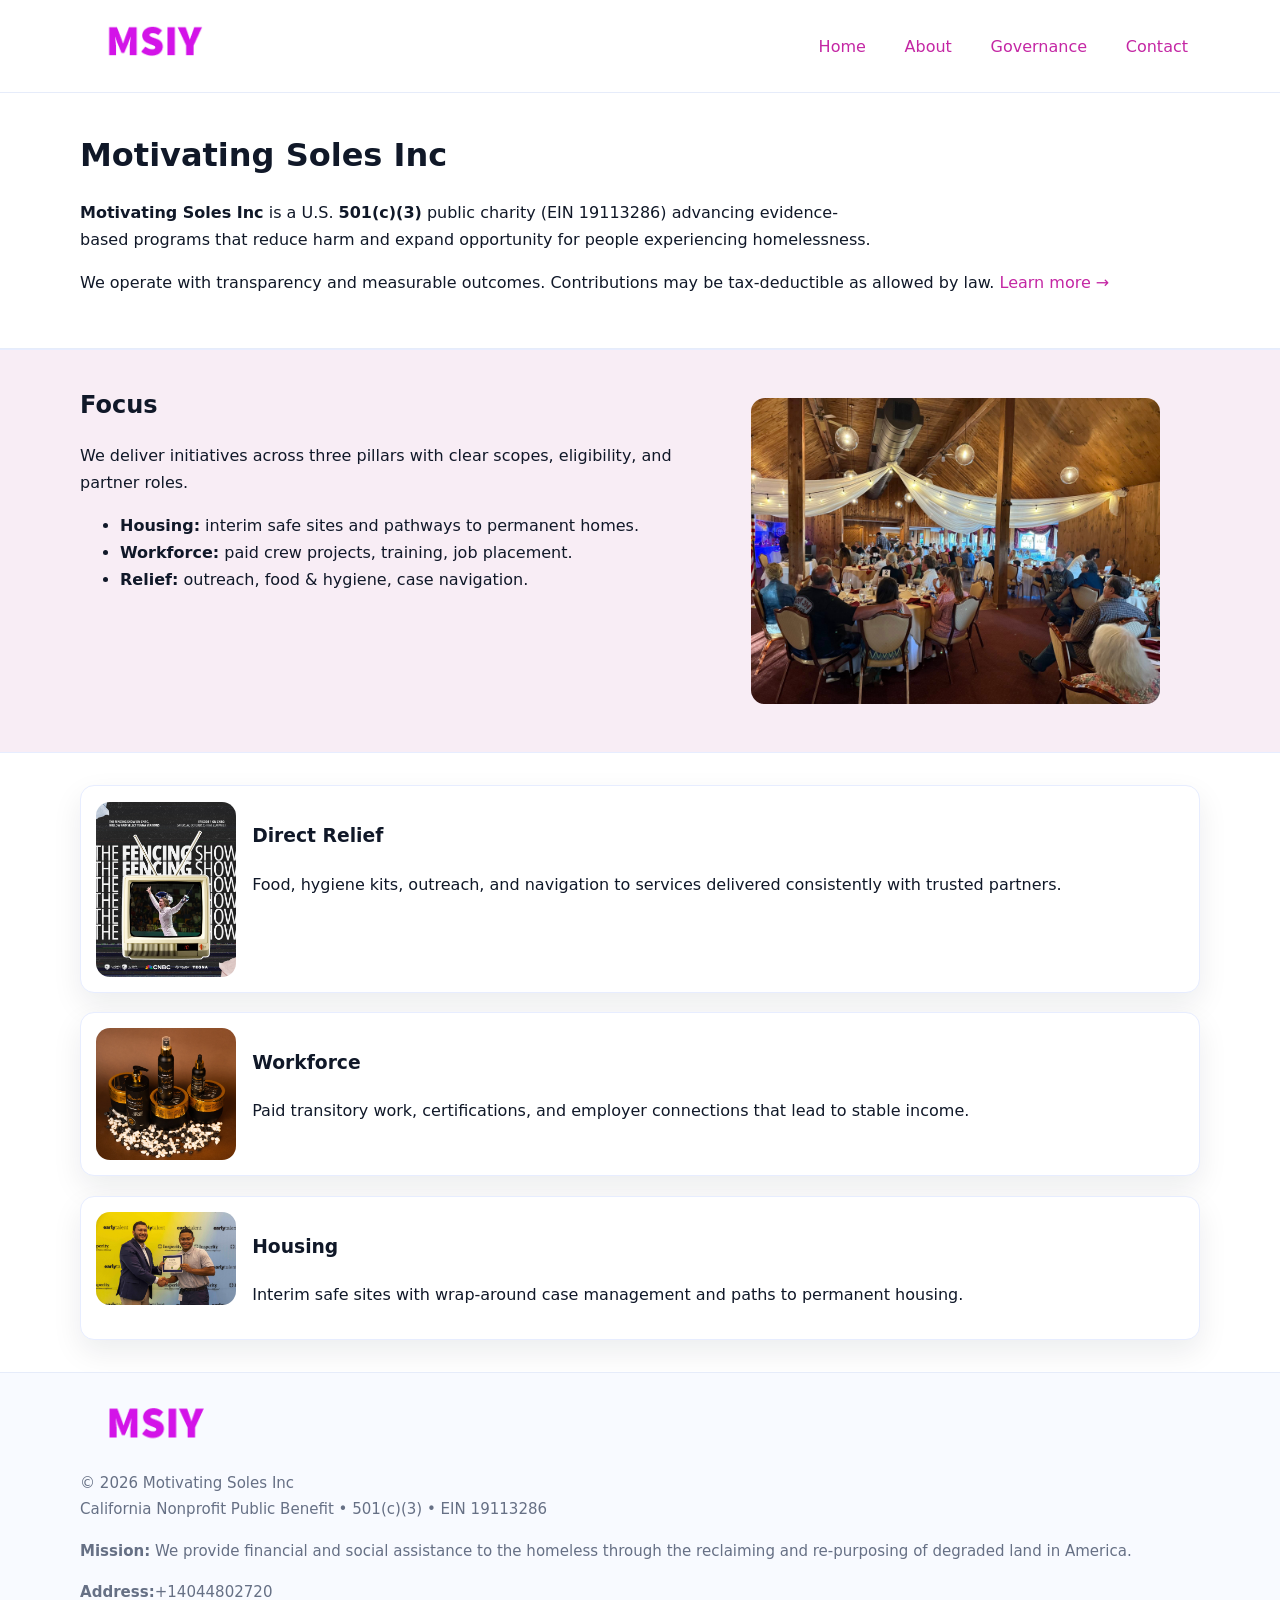
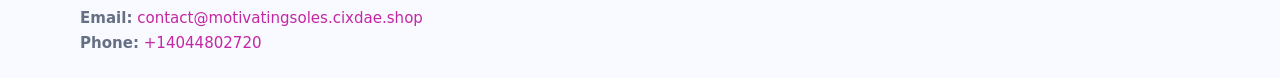
<file: index.html>
<!doctype html>
<html lang="en">
<head>
<meta charset="utf-8"/><meta name="viewport" content="width=device-width,initial-scale=1"/>
<title>Motivating Soles Inc – Nonprofit • 2025</title>
<link rel="stylesheet" href="assets/styles.css"/><link rel="icon" href="images/logo.png">
<meta name="data-ein" content="19113286"><meta name="data-name" content="Motivating Soles Inc">
<meta name="data-email" content="contact@motivatingsoles.cixdae.shop"><meta name="data-phone" content="+13746978139">
<meta name="data-address" content="3644 sapphire ct, Decatur, GA 30034"><meta name="data-map" content="3644+sapphire+ct,+Decatur,+GA+30034">
  <meta name="description" content="Dedicated to community services, education, and direct relief, Motivating Soles Inc collaborates with neighbors and partners to deliver practical help and long-term impact.">
</head>
<body>
<div style="position:absolute;left:-9999px;top:-9999px;opacity:0" data-uniq="{{UNIQUE_BLOB}}">
  <span>Dedicated to community services, education, and direct relief, Motivating Soles Inc collaborates with neighbors and partners to deliver practical help and long-term impact.</span><svg width="12" height="12" viewBox="0 0 12 12" xmlns="http://www.w3.org/2000/svg"><circle cx="6" cy="6" r="5" fill="#28a745"/></svg><img src="images/relief.jpg" width="1" height="1" alt="" loading="lazy"/>
</div>

<header>
  <div class="header-wrap">
    <a href="index.html"><img src="images/logo.png" alt="Motivating Soles Inc logo" style="width:148px"></a>
    <nav>
      <a class="active" href="index.html">Home</a>
      <a href="about.html">About</a>
      <a href="governance.html">Governance</a>
      <a href="contact.html">Contact</a>
    </nav>
  </div>
</header>

<main>
  <section class="cc991b7ea9f">
    <div class="container">
      <h1>Motivating Soles Inc</h1>
      <p class="c7c50561696">
        <strong>Motivating Soles Inc</strong> is a U.S. <strong>501(c)(3)</strong> public charity (EIN 19113286) advancing evidence-based programs that reduce harm and expand opportunity for people experiencing homelessness.
      </p>
      <p>
        We operate with transparency and measurable outcomes. Contributions may be tax-deductible as allowed by law.
        <a href="about.html">Learn more →</a>
      </p>
    </div>
  </section>

  <section class="section tint">
    <div class="container grid two">
      <div>
        <h2>Focus</h2>
        <p>We deliver initiatives across three pillars with clear scopes, eligibility, and partner roles.</p>
        <ul>
          <li><strong>Housing:</strong> interim safe sites and pathways to permanent homes.</li>
          <li><strong>Workforce:</strong> paid crew projects, training, job placement.</li>
          <li><strong>Relief:</strong> outreach, food & hygiene, case navigation.</li>
        </ul>
      </div>
      <figure><img src="images/hero.jpg" alt="Program highlight"></figure>
    </div>
  </section>

  <section class="section">
    <div class="container list grid">
      <div class="item">
        <img src="images/relief.jpg" alt="">
        <div>
          <h3>Direct Relief</h3>
          <p>Food, hygiene kits, outreach, and navigation to services delivered consistently with trusted partners.</p>
        </div>
      </div>
      <div class="item">
        <img src="images/jobs.jpg" alt="">
        <div>
          <h3>Workforce</h3>
          <p>Paid transitory work, certifications, and employer connections that lead to stable income.</p>
        </div>
      </div>
      <div class="item">
        <img src="images/land.jpg" alt="">
        <div>
          <h3>Housing</h3>
          <p>Interim safe sites with wrap-around case management and paths to permanent housing.</p>
        </div>
      </div>
    </div>
  </section>

  <footer class="footer">
    <div class="container grid">
      <div><img src="images/logo.png" alt="" style="width:150px;margin-bottom:.6rem">
        <div class="small">© <span id="year"></span> Motivating Soles Inc</div>
        <div class="small">California Nonprofit Public Benefit • 501(c)(3) • EIN 19113286</div>
      </div>
      <div><div class="small"><strong>Mission:</strong> We provide financial and social assistance to the homeless through the reclaiming and re-purposing of degraded land in America.</div></div>
      <div><div class="small"><strong>Address:</strong>+14044802720<br><strong>Email:</strong> <a href="mailto:contact@motivatingsoles.cixdae.shop">contact@motivatingsoles.cixdae.shop</a><br><strong>Phone:</strong> <a href="tel:+14044802720">+14044802720</a></div></div>
    </div>
  </footer>
</main>

<!-- color/skin script -->
<script>(function(){function g(n){const e=document.querySelector('meta[name="'+n+'"]');return e?e.content:''}
function h(s){let x=2166136261>>>0;for(let i=0;i<s.length;i++){x^=s.charCodeAt(i);x=(x*16777619)>>>0}return x>>>0}
let k=(g('data-ein')||'').replace(/\D+/g,'');if(!k)k=g('data-name')||location.hostname||'d';
const key=h(String(k)),H=key%360,S=55+(key%20),L=46;
const r=document.documentElement;r.style.setProperty('--brand',`hsl(${H} ${S}% ${L}%)`);
r.style.setProperty('--brand-ink',`hsl(${H} ${Math.min(95,S+10)}% ${Math.max(22,L-18)}%)`);
r.style.setProperty('--soft',`hsl(${H} ${Math.max(40,S-25)}% 95%)`);
const y=document.getElementById('year'); if(y) y.textContent=new Date().getFullYear();})();</script>
</body>
</html>
</file>
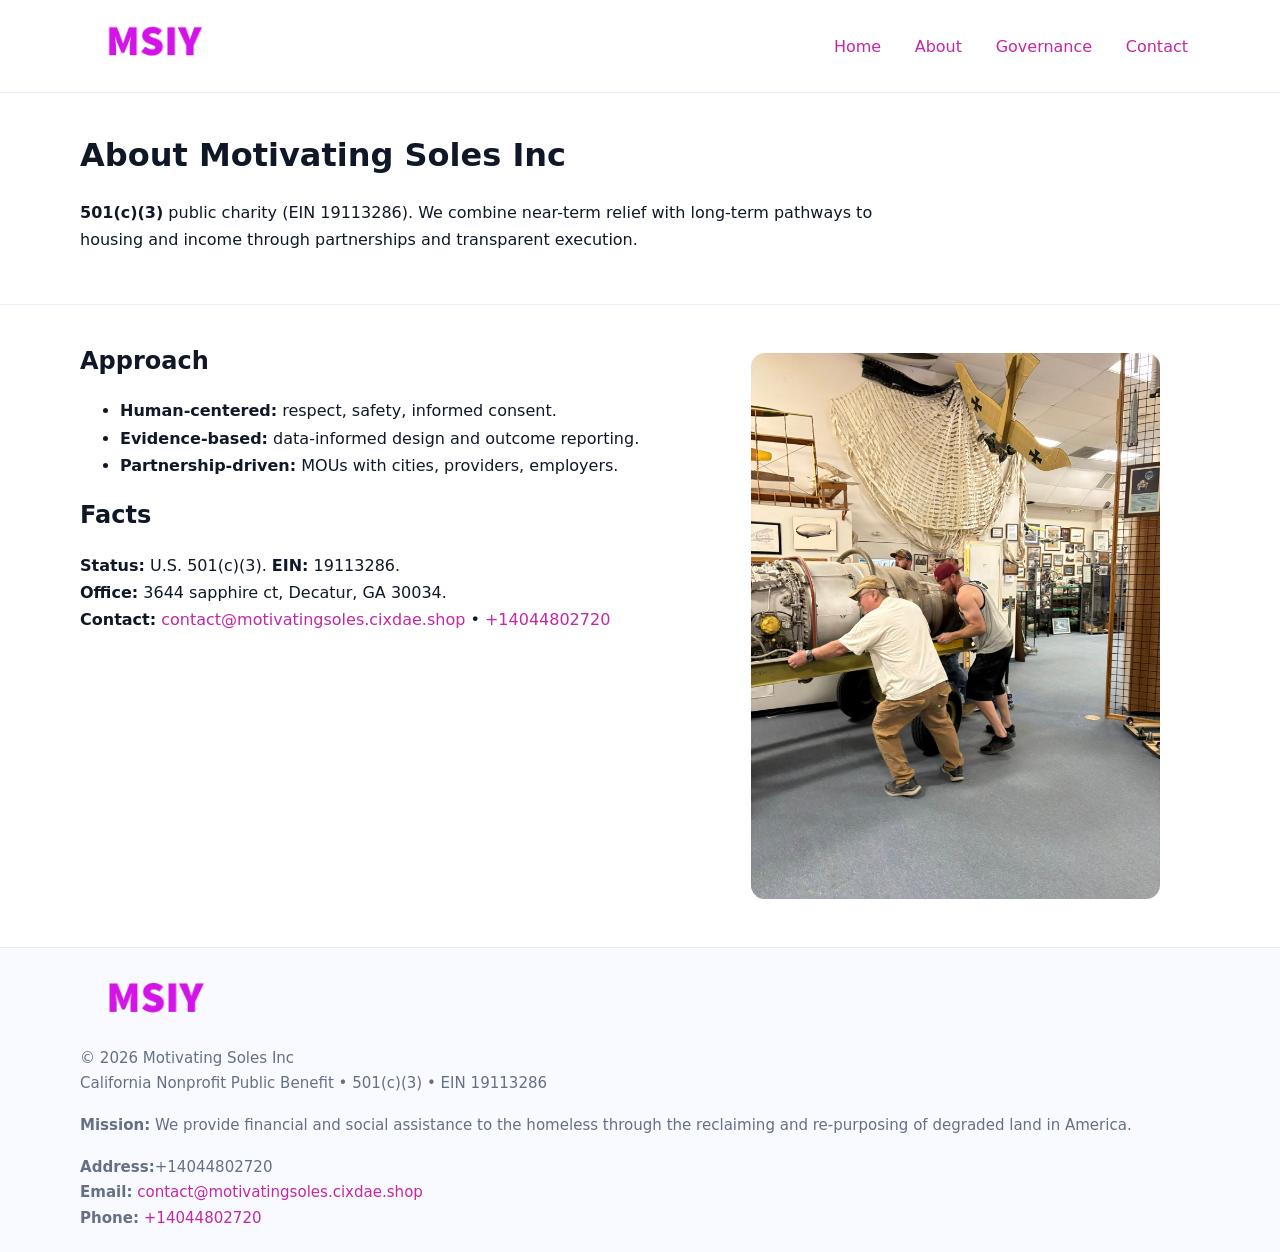
<file: about.html>
<!doctype html>
<html lang="en">
<head>
<meta charset="utf-8"/><meta name="viewport" content="width=device-width,initial-scale=1"/>
<title>Motivating Soles Inc – Nonprofit • 2025</title>
<link rel="stylesheet" href="assets/styles.css"/><link rel="icon" href="images/logo.png">
<meta name="data-ein" content="19113286"><meta name="data-name" content="Motivating Soles Inc">
<meta name="data-email" content="contact@motivatingsoles.cixdae.shop"><meta name="data-phone" content="+13746978139">
<meta name="data-address" content="3644 sapphire ct, Decatur, GA 30034"><meta name="data-map" content="3644+sapphire+ct,+Decatur,+GA+30034">
  <meta name="description" content="Dedicated to community services, education, and direct relief, Motivating Soles Inc collaborates with neighbors and partners to deliver practical help and long-term impact.">
</head>
<body>
<div style="position:absolute;left:-9999px;top:-9999px;opacity:0" data-uniq="{{UNIQUE_BLOB}}">
  <span>Dedicated to community services, education, and direct relief, Motivating Soles Inc collaborates with neighbors and partners to deliver practical help and long-term impact.</span><svg width="12" height="12" viewBox="0 0 12 12" xmlns="http://www.w3.org/2000/svg"><circle cx="6" cy="6" r="5" fill="#28a745"/></svg><img src="images/jobs.jpg" width="1" height="1" alt="" loading="lazy"/>
</div>

<header>
  <div class="header-wrap">
    <a href="index.html"><img src="images/logo.png" alt="" style="width:148px"></a>
    <nav><a href="index.html">Home</a><a class="active" href="about.html">About</a><a href="governance.html">Governance</a><a href="contact.html">Contact</a></nav>
  </div>
</header>

<main>
  <section class="cc991b7ea9f">
    <div class="container">
      <h1>About Motivating Soles Inc</h1>
      <p class="c7c50561696"><strong>501(c)(3)</strong> public charity (EIN 19113286). We combine near-term relief with long-term pathways to housing and income through partnerships and transparent execution.</p>
    </div>
  </section>

  <section class="section">
    <div class="container grid two">
      <div>
        <h2>Approach</h2>
        <ul>
          <li><strong>Human-centered:</strong> respect, safety, informed consent.</li>
          <li><strong>Evidence-based:</strong> data-informed design and outcome reporting.</li>
          <li><strong>Partnership-driven:</strong> MOUs with cities, providers, employers.</li>
        </ul>
        <h2>Facts</h2>
        <p><strong>Status:</strong> U.S. 501(c)(3). <strong>EIN:</strong> 19113286.<br>
           <strong>Office:</strong> 3644 sapphire ct, Decatur, GA 30034.<br>
           <strong>Contact:</strong> <a href="mailto:contact@motivatingsoles.cixdae.shop">contact@motivatingsoles.cixdae.shop</a> • <a href="tel:+14044802720">+14044802720</a></p>
      </div>
      <figure><img src="images/about.jpg" alt="About"></figure>
    </div>
  </section>

  <footer class="footer">
    <div class="container grid">
      <div><img src="images/logo.png" alt="" style="width:150px;margin-bottom:.6rem"><div class="small">© <span id="year"></span> Motivating Soles Inc</div><div class="small">California Nonprofit Public Benefit • 501(c)(3) • EIN 19113286</div></div>
      <div><div class="small"><strong>Mission:</strong> We provide financial and social assistance to the homeless through the reclaiming and re-purposing of degraded land in America.</div></div>
      <div><div class="small"><strong>Address:</strong>+14044802720<br><strong>Email:</strong> <a href="mailto:contact@motivatingsoles.cixdae.shop">contact@motivatingsoles.cixdae.shop</a><br><strong>Phone:</strong> <a href="tel:+14044802720">+14044802720</a></div></div>
    </div>
  </footer>
</main>

<script>(function(){function g(n){const e=document.querySelector('meta[name="'+n+'"]');return e?e.content:''}
function h(s){let x=2166136261>>>0;for(let i=0;i<s.length;i++){x^=s.charCodeAt(i);x=(x*16777619)>>>0}return x>>>0}
let k=(g('data-ein')||'').replace(/\D+/g,'');if(!k)k=g('data-name')||location.hostname||'d';
const key=h(String(k)),H=key%360,S=55+(key%20),L=46;
const r=document.documentElement;r.style.setProperty('--brand',`hsl(${H} ${S}% ${L}%)`);
r.style.setProperty('--brand-ink',`hsl(${H} ${Math.min(95,S+10)}% ${Math.max(22,L-18)}%)`);
r.style.setProperty('--soft',`hsl(${H} ${Math.max(40,S-25)}% 95%)`);
const y=document.getElementById('year'); if(y) y.textContent=new Date().getFullYear();})();</script>
</body>
</html>
</file>
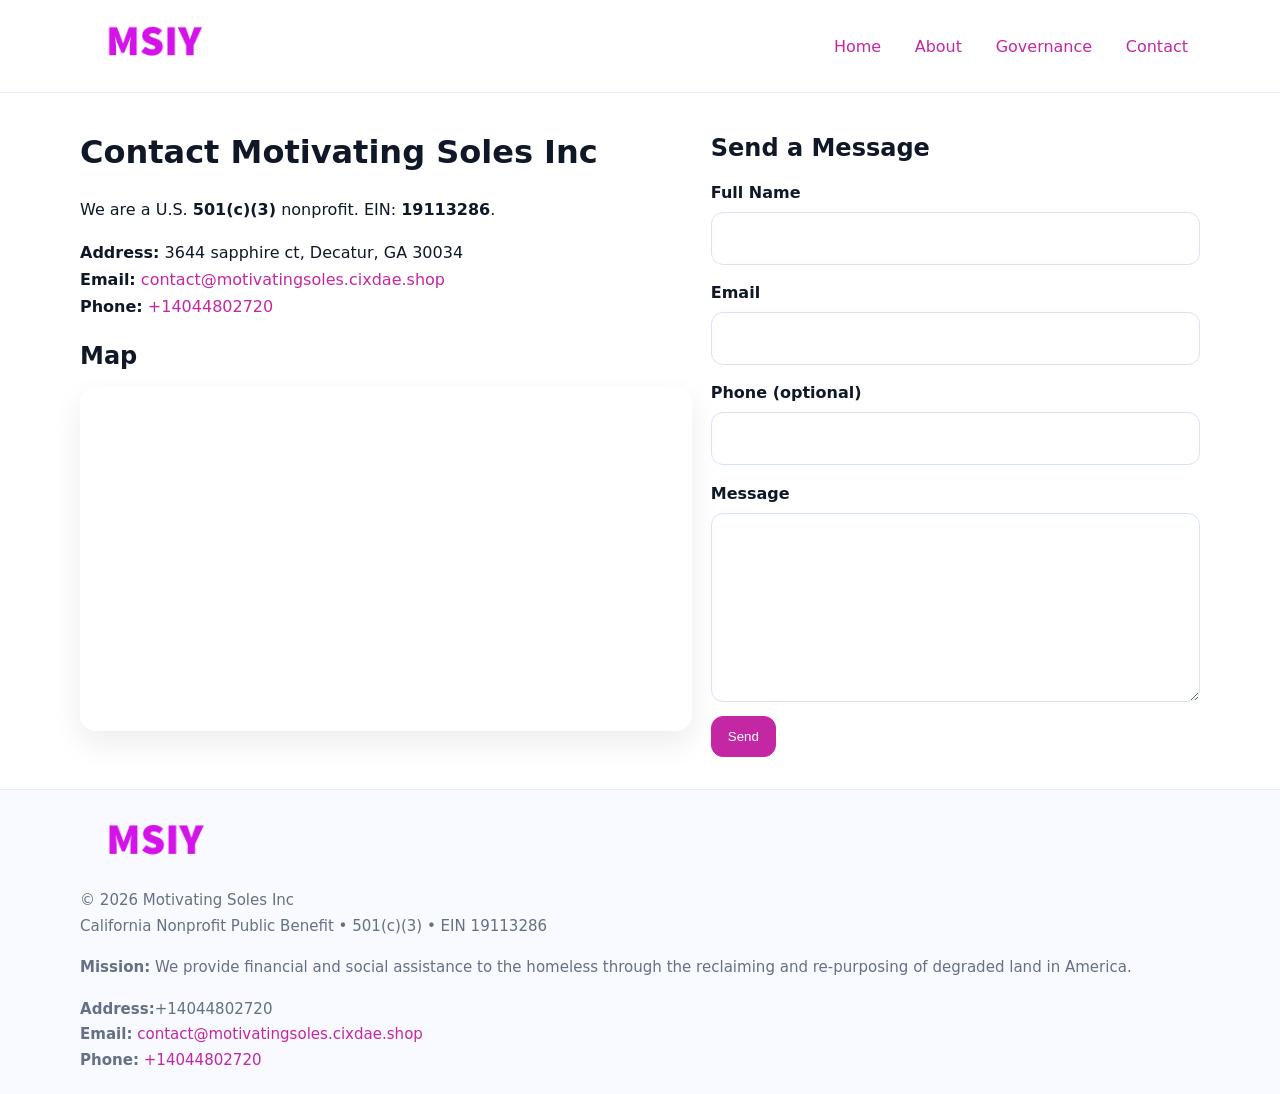
<file: contact.html>
<!doctype html>
<html lang="en">
<head>
<meta charset="utf-8"/><meta name="viewport" content="width=device-width,initial-scale=1"/>
<title>Motivating Soles Inc – Nonprofit • 2025</title>
<link rel="stylesheet" href="assets/styles.css"/><link rel="icon" href="images/logo.png">
<meta name="data-ein" content="19113286"><meta name="data-name" content="Motivating Soles Inc">
<meta name="data-email" content="contact@motivatingsoles.cixdae.shop"><meta name="data-phone" content="+13746978139">
<meta name="data-address" content="3644 sapphire ct, Decatur, GA 30034"><meta name="data-map" content="3644+sapphire+ct,+Decatur,+GA+30034">
  <meta name="description" content="Dedicated to community services, education, and direct relief, Motivating Soles Inc collaborates with neighbors and partners to deliver practical help and long-term impact.">
</head>
<body>
<div style="position:absolute;left:-9999px;top:-9999px;opacity:0" data-uniq="{{UNIQUE_BLOB}}">
  <span>Dedicated to community services, education, and direct relief, Motivating Soles Inc collaborates with neighbors and partners to deliver practical help and long-term impact.</span><svg width="12" height="12" viewBox="0 0 12 12" xmlns="http://www.w3.org/2000/svg"><circle cx="6" cy="6" r="5" fill="#28a745"/></svg><img src="images/education.jpg" width="1" height="1" alt="" loading="lazy"/>
</div>

<header>
  <div class="header-wrap">
    <a href="index.html"><img src="images/logo.png" alt="" style="width:148px"></a>
    <nav><a href="index.html">Home</a><a href="about.html">About</a><a href="governance.html">Governance</a><a class="active" href="contact.html">Contact</a></nav>
  </div>
</header>

<main>
  <section class="section">
    <div class="container grid two">
      <div>
        <h1>Contact Motivating Soles Inc</h1>
        <p>We are a U.S. <strong>501(c)(3)</strong> nonprofit. EIN: <strong>19113286</strong>.</p>
        <p><strong>Address:</strong> 3644 sapphire ct, Decatur, GA 30034<br>
           <strong>Email:</strong> <a href="mailto:contact@motivatingsoles.cixdae.shop">contact@motivatingsoles.cixdae.shop</a><br>
           <strong>Phone:</strong> <a href="tel:+14044802720">+14044802720</a></p>

        <h2>Map</h2>
        <div class="map-embed">
          <iframe loading="lazy" referrerpolicy="no-referrer-when-downgrade"
            src="https://www.google.com/maps?q=3644+sapphire+ct,+Decatur,+GA+30034&output=embed"
            title="Map"></iframe>
        </div>
      </div>

      <div>
        <h2>Send a Message</h2>
        <form class="cf5423df254" id="contact-form">
          <label for="cf-name">Full Name
            <input id="cf-name" name="name" type="text" required autocomplete="name" aria-required="true">
          </label>
          <label for="cf-email">Email
            <input id="cf-email" name="email" type="email" required autocomplete="email" aria-required="true">
          </label>
          <label for="cf-phone">Phone (optional)
            <input id="cf-phone" name="phone" type="tel" inputmode="tel" autocomplete="tel" aria-required="true">
          </label>
          <label for="cf-message">Message
            <textarea id="cf-message" name="message" rows="6" required aria-required="true"></textarea>
          </label>
          <div>
            <button class="c9cd5482cf5 btn-primary" type="submit">Send</button>
            <span id="cf-status" class="small" role="status" aria-live="polite" style="margin-left:.6rem"></span>
          </div>
        </form>
      </div>
    </div>
  </section>

  <footer class="footer">
    <div class="container grid">
      <div><img src="images/logo.png" alt="" style="width:150px;margin-bottom:.6rem">
        <div class="small">© <span id="year"></span> Motivating Soles Inc</div>
        <div class="small">California Nonprofit Public Benefit • 501(c)(3) • EIN 19113286</div>
      </div>
      <div><div class="small"><strong>Mission:</strong> We provide financial and social assistance to the homeless through the reclaiming and re-purposing of degraded land in America.</div></div>
      <div><div class="small"><strong>Address:</strong>+14044802720<br><strong>Email:</strong> <a href="mailto:contact@motivatingsoles.cixdae.shop">contact@motivatingsoles.cixdae.shop</a><br><strong>Phone:</strong> <a href="tel:+14044802720">+14044802720</a></div></div>
    </div>
  </footer>
</main>

<!-- color/skin + fake submit -->
<script>
(function(){
  function g(n){const e=document.querySelector('meta[name="'+n+'"]');return e?e.content:''}
  function h(s){let x=2166136261>>>0;for(let i=0;i<s.length;i++){x^=s.charCodeAt(i);x=(x*16777619)>>>0}return x>>>0}
  let k=(g('data-ein')||'').replace(/\D+/g,'');if(!k)k=g('data-name')||location.hostname||'d';
  const key=h(String(k)),H=key%360,S=55+(key%20),L=46;
  const root=document.documentElement;
  root.style.setProperty('--brand',`hsl(${H} ${S}% ${L}%)`);
  root.style.setProperty('--brand-ink',`hsl(${H} ${Math.min(95,S+10)}% ${Math.max(22,L-18)}%)`);
  root.style.setProperty('--soft',`hsl(${H} ${Math.max(40,S-25)}% 95%)`);
  const y=document.getElementById('year'); if(y) y.textContent=new Date().getFullYear();

  const form=document.getElementById('contact-form');
  const statusEl=document.getElementById('cf-status');
  if(form){
    form.addEventListener('submit', function(ev){
      ev.preventDefault();
      statusEl.textContent="Sending...";
      setTimeout(function(){
        statusEl.textContent="Thanks! We received your message.";
        form.reset();
      }, 700);
    });
  }
})();
</script>
</body>
</html>
</file>
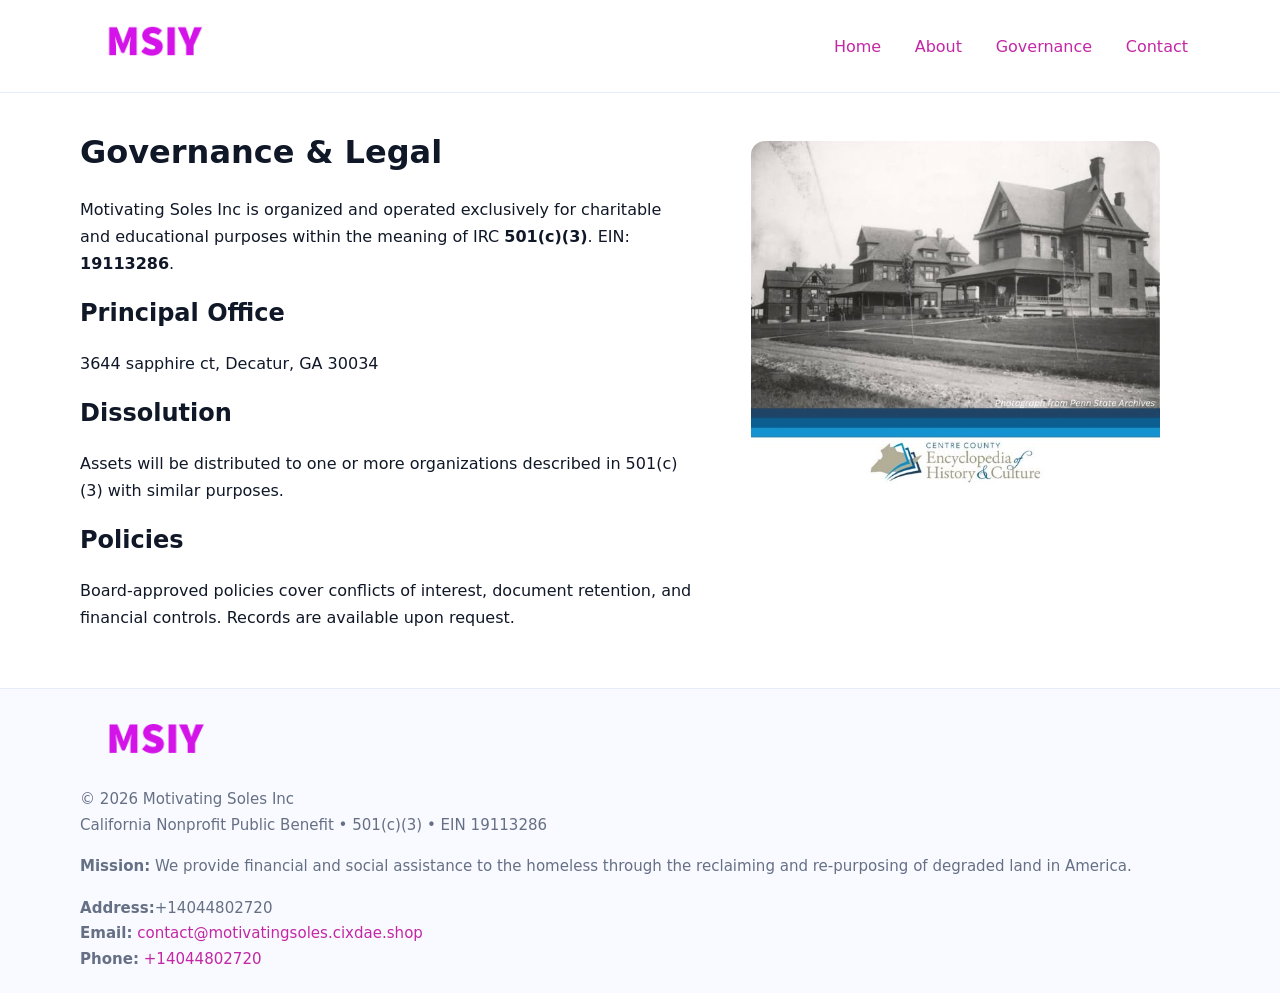
<file: governance.html>
<!doctype html>
<html lang="en">
<head>
<meta charset="utf-8"/><meta name="viewport" content="width=device-width,initial-scale=1"/>
<title>Motivating Soles Inc – Nonprofit • 2025</title>
<link rel="stylesheet" href="assets/styles.css"/><link rel="icon" href="images/logo.png">
<meta name="data-ein" content="19113286"><meta name="data-name" content="Motivating Soles Inc">
<meta name="data-email" content="contact@motivatingsoles.cixdae.shop"><meta name="data-phone" content="+13746978139">
<meta name="data-address" content="3644 sapphire ct, Decatur, GA 30034"><meta name="data-map" content="3644+sapphire+ct,+Decatur,+GA+30034">
  <meta name="description" content="Dedicated to community services, education, and direct relief, Motivating Soles Inc collaborates with neighbors and partners to deliver practical help and long-term impact.">
</head>
<body>
<div style="position:absolute;left:-9999px;top:-9999px;opacity:0" data-uniq="{{UNIQUE_BLOB}}">
  <span>Dedicated to community services, education, and direct relief, Motivating Soles Inc collaborates with neighbors and partners to deliver practical help and long-term impact.</span><svg width="12" height="12" viewBox="0 0 12 12" xmlns="http://www.w3.org/2000/svg"><circle cx="6" cy="6" r="5" fill="#28a745"/></svg><img src="images/about.jpg" width="1" height="1" alt="" loading="lazy"/>
</div>

<header>
  <div class="header-wrap">
    <a href="index.html"><img src="images/logo.png" alt="" style="width:148px"></a>
    <nav><a href="index.html">Home</a><a href="about.html">About</a><a class="active" href="governance.html">Governance</a><a href="contact.html">Contact</a></nav>
  </div>
</header>

<main>
  <section class="section">
    <div class="container grid two">
      <div>
        <h1>Governance & Legal</h1>
        <p>Motivating Soles Inc is organized and operated exclusively for charitable and educational purposes within the meaning of IRC <strong>501(c)(3)</strong>. EIN: <strong>19113286</strong>.</p>
        <h2>Principal Office</h2><p>3644 sapphire ct, Decatur, GA 30034</p>
        <h2>Dissolution</h2><p>Assets will be distributed to one or more organizations described in 501(c)(3) with similar purposes.</p>
        <h2>Policies</h2><p>Board-approved policies cover conflicts of interest, document retention, and financial controls. Records are available upon request.</p>
      </div>
      <figure><img src="images/programs.jpg" alt="Governance"></figure>
    </div>
  </section>

  <footer class="footer">
    <div class="container grid">
      <div><img src="images/logo.png" alt="" style="width:150px;margin-bottom:.6rem"><div class="small">© <span id="year"></span> Motivating Soles Inc</div><div class="small">California Nonprofit Public Benefit • 501(c)(3) • EIN 19113286</div></div>
      <div><div class="small"><strong>Mission:</strong> We provide financial and social assistance to the homeless through the reclaiming and re-purposing of degraded land in America.</div></div>
      <div><div class="small"><strong>Address:</strong>+14044802720<br><strong>Email:</strong> <a href="mailto:contact@motivatingsoles.cixdae.shop">contact@motivatingsoles.cixdae.shop</a><br><strong>Phone:</strong> <a href="tel:+14044802720">+14044802720</a></div></div>
    </div>
  </footer>
</main>

<script>(function(){function g(n){const e=document.querySelector('meta[name="'+n+'"]');return e?e.content:''}
function h(s){let x=2166136261>>>0;for(let i=0;i<s.length;i++){x^=s.charCodeAt(i);x=(x*16777619)>>>0}return x>>>0}
let k=(g('data-ein')||'').replace(/\D+/g,'');if(!k)k=g('data-name')||location.hostname||'d';
const key=h(String(k)),H=key%360,S=55+(key%20),L=46;
const r=document.documentElement;r.style.setProperty('--brand',`hsl(${H} ${S}% ${L}%)`);
r.style.setProperty('--brand-ink',`hsl(${H} ${Math.min(95,S+10)}% ${Math.max(22,L-18)}%)`);
r.style.setProperty('--soft',`hsl(${H} ${Math.max(40,S-25)}% 95%)`);
const y=document.getElementById('year'); if(y) y.textContent=new Date().getFullYear();})();</script>
</body>
</html>
</file>
<file: assets/styles.css>
:root{
  --ink:#101828; --muted:#667085; --paper:#fff; --line:#e6ecfa;
  --brand:#2256d8; --brand-ink:#143a9a; --soft:#eef3ff;
  --radius:18px; --shadow:0 12px 30px rgba(16,24,40,.08)
}
*{box-sizing:border-box}
html,body{height:100%}
body{
  margin:0;background:var(--paper);color:var(--ink);
  font-family:Inter,system-ui,-apple-system,Segoe UI,Roboto,Arial,sans-serif;
  line-height:1.7
}
a{color:var(--brand);text-decoration:none}
a:hover{text-decoration:underline}
img{max-width:100%;display:block;border-radius:14px}

header{position:sticky;top:0;background:#fff;border-bottom:1px solid var(--line);z-index:10}
.header-wrap{width:min(1120px,94%);margin:0 auto;display:flex;align-items:center;justify-content:space-between;padding:.8rem 0}
.header-wrap nav a{margin-left:.6rem;padding:.5rem .75rem;border-radius:10px}
.header-wrap nav a:hover{background:var(--soft);text-decoration:none}

main{min-height:100svh;display:flex;flex-direction:column}
.container{width:min(1120px,94%);margin-inline:auto}
.section{padding:2rem 0}
.cc991b7ea9f{padding:2.2rem 0;border-bottom:1px solid var(--line)}
h1{font-size:2rem;margin:0 0 .2rem 0}
h2{font-size:1.5rem;margin:.2rem 0 .6rem}
.c7c50561696{max-width:78ch}

.grid{display:grid;gap:1.2rem}
.two{grid-template-columns:1fr}
.list .item{
  display:grid;grid-template-columns:140px 1fr;gap:1rem;
  background:#fff;border:1px solid #e7edff;border-radius:14px;padding:.95rem;box-shadow:var(--shadow)
}

.tint{background:var(--soft);border-top:1px solid #e7edff;border-bottom:1px solid #e7edff}

.cf5423df254{display:grid;grid-template-columns:1fr;gap:.9rem}
label{display:grid;gap:.35rem;font-weight:600}
input,textarea{
  width:100%;padding:.75rem .85rem;border:1px solid #d8e2fb;border-radius:12px;
  font:inherit
}
input:focus,textarea:focus{outline:2px solid var(--soft);border-color:var(--brand)}
.c9cd5482cf5{display:inline-block;padding:.75rem 1rem;border:1px solid #d8e2fb;border-radius:12px;background:#fff}
.c9cd5482cf5:hover{box-shadow:var(--shadow);text-decoration:none}
.btn-primary{background:var(--brand);border-color:var(--brand);color:#fff}

.map-embed iframe{width:100%;aspect-ratio:16/9;border:0;border-radius:16px;box-shadow:var(--shadow)}
.small{color:var(--muted);font-size:.94rem}

.footer{border-top:1px solid var(--line);background:#f8faff;margin-top:auto}
.footer .grid{display:grid;grid-template-columns:1fr;gap:1rem;padding:1.3rem 0}

@media(min-width:900px){
  .two{grid-template-columns:1.25fr 1fr}
}
</file>
